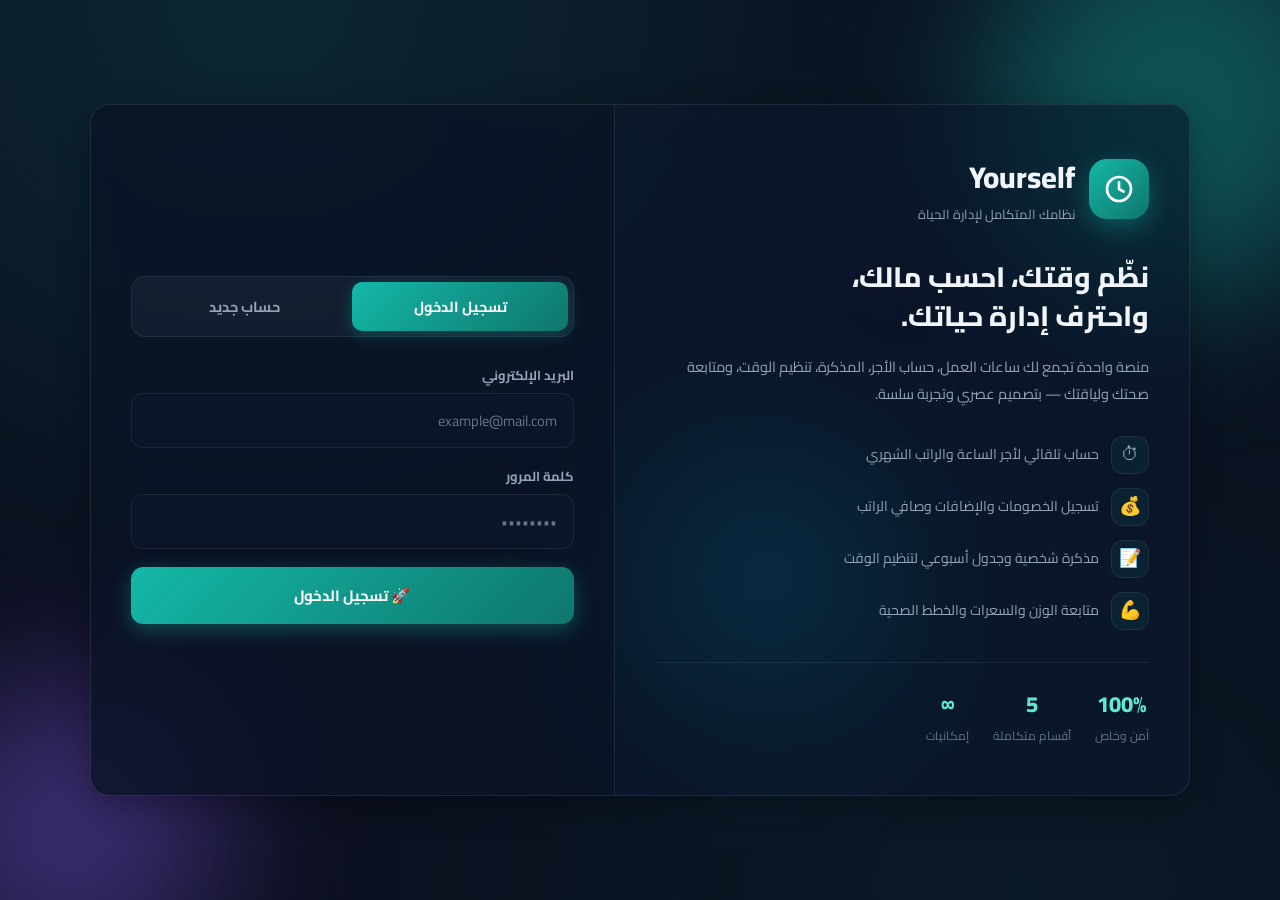
<file: yourself/index.html>
<!DOCTYPE html>
<html lang="ar" dir="rtl">
<head>
<meta charset="UTF-8">
<meta name="viewport" content="width=device-width, initial-scale=1.0">
<title>Yourself | نفسك — نظام إدارة الحياة المتكامل</title>
<link rel="preconnect" href="https://fonts.googleapis.com">
<link rel="preconnect" href="https://fonts.gstatic.com" crossorigin>
<link href="https://fonts.googleapis.com/css2?family=Cairo:wght@300;400;500;600;700;800&display=swap" rel="stylesheet">
<link rel="stylesheet" href="style.css">
</head>
<body>

<!-- ═══════════════ شاشة الدخول / التسجيل ═══════════════ -->
<div id="authScreen" class="auth-screen">
  <div class="auth-bg-orb orb-1"></div>
  <div class="auth-bg-orb orb-2"></div>
  <div class="auth-bg-orb orb-3"></div>

  <div class="auth-container glass-panel">
    <!-- الجانب الترويجي -->
    <div class="auth-info-side">
      <div class="auth-brand">
        <div class="brand-icon-lg">
          <svg viewBox="0 0 24 24" fill="none" stroke="currentColor" stroke-width="2" stroke-linecap="round" stroke-linejoin="round">
            <circle cx="12" cy="12" r="9"/><path d="M12 7v5l3.5 2"/>
          </svg>
        </div>
        <div>
          <h1>Yourself</h1>
          <span>نظامك المتكامل لإدارة الحياة</span>
        </div>
      </div>
      <h2>نظّم وقتك، احسب مالك،<br>واحترف إدارة حياتك.</h2>
      <p>منصة واحدة تجمع لك ساعات العمل، حساب الأجر، المذكرة، تنظيم الوقت، ومتابعة صحتك ولياقتك — بتصميم عصري وتجربة سلسة.</p>
      <ul class="auth-features">
        <li><span class="feat-ico">⏱</span> حساب تلقائي لأجر الساعة والراتب الشهري</li>
        <li><span class="feat-ico">💰</span> تسجيل الخصومات والإضافات وصافي الراتب</li>
        <li><span class="feat-ico">📝</span> مذكرة شخصية وجدول أسبوعي لتنظيم الوقت</li>
        <li><span class="feat-ico">💪</span> متابعة الوزن والسعرات والخطط الصحية</li>
      </ul>
      <div class="auth-stats">
        <div><strong>100%</strong><span>آمن وخاص</span></div>
        <div><strong>5</strong><span>أقسام متكاملة</span></div>
        <div><strong>∞</strong><span>إمكانيات</span></div>
      </div>
    </div>

    <!-- الجانب الفعلي للنماذج -->
    <div class="auth-form-side">
      <div class="auth-tabs">
        <button id="tabLogin" class="tab-btn active" onclick="switchTab('login')">تسجيل الدخول</button>
        <button id="tabRegister" class="tab-btn" onclick="switchTab('register')">حساب جديد</button>
      </div>

      <!-- نموذج الدخول -->
      <form id="loginForm" class="auth-form" onsubmit="handleLogin(event)">
        <div class="form-group">
          <label>البريد الإلكتروني</label>
          <input type="email" id="loginEmail" placeholder="example@mail.com" required autocomplete="email">
        </div>
        <div class="form-group">
          <label>كلمة المرور</label>
          <input type="password" id="loginPassword" placeholder="••••••••" required autocomplete="current-password">
        </div>
        <button type="submit" class="btn-primary btn-block btn-glow">🚀 تسجيل الدخول</button>
      </form>

      <!-- نموذج التسجيل -->
      <form id="registerForm" class="auth-form hidden" onsubmit="handleRegister(event)">
        <div class="form-group">
          <label>الاسم الكامل</label>
          <input type="text" id="regName" placeholder="أحمد محمد" required>
        </div>
        <div class="form-group">
          <label>البريد الإلكتروني</label>
          <input type="email" id="regEmail" placeholder="example@mail.com" required>
        </div>
        <div class="form-group">
          <label>كلمة المرور</label>
          <input type="password" id="regPassword" placeholder="6 أحرف على الأقل" minlength="6" required>
        </div>
        <div class="form-group">
          <label>تأكيد كلمة المرور</label>
          <input type="password" id="regConfirm" placeholder="••••••••" minlength="6" required>
        </div>
        <button type="submit" class="btn-primary btn-block btn-glow">✨ إنشاء الحساب</button>
      </form>
    </div>
  </div>
</div>


<!-- ═══════════════ شاشة الإعداد (Onboarding Wizard) ═══════════════ -->
<div id="onboardingScreen" class="onboarding-screen hidden">
  <div class="onboarding-bg-orb"></div>
  
  <div class="onboarding-container glass-panel">
    <!-- شريط التقدم -->
    <div class="wizard-progress">
      <div class="wizard-progress-bar" id="wizardProgressBar"></div>
      <div class="wizard-steps" id="wizardSteps">
        <!-- يتم توليدها ديناميكياً -->
      </div>
    </div>

    <div class="onboarding-content" id="onboardingContent">
      <!-- المحتوى يتغير حسب الخطوة -->
    </div>

    <div class="onboarding-nav">
      <button class="btn-ghost" id="wizardPrevBtn" onclick="wizardPrev()" style="display:none;">→ السابق</button>
      <div style="flex:1"></div>
      <span class="wizard-step-label" id="wizardStepLabel">خطوة 1 من 5</span>
      <div style="flex:1"></div>
      <button class="btn-primary btn-glow" id="wizardNextBtn" onclick="wizardNext()">التالي ←</button>
    </div>
  </div>
</div>


<!-- ═══════════════ واجهة التطبيق ═══════════════ -->
<div id="appScreen" class="app-screen hidden">
  
  <!-- الشريط الجانبي -->
  <aside class="sidebar glass-panel" id="sidebar">
    <div class="sidebar-brand">
      <div class="brand-icon-sm">
        <svg viewBox="0 0 24 24" fill="none" stroke="currentColor" stroke-width="2" stroke-linecap="round" stroke-linejoin="round">
          <circle cx="12" cy="12" r="9"/><path d="M12 7v5l3.5 2"/>
        </svg>
      </div>
      <div>
        <div class="brand-title">Yourself</div>
        <div class="brand-sub">إدارة حياتك</div>
      </div>
    </div>

    <nav class="sidebar-nav">
      <button class="nav-item active" data-section="dashboard" onclick="showSection('dashboard')">
        <span class="nav-ico">📊</span><span>الرئيسية</span>
      </button>
      <button class="nav-item" data-section="finance" onclick="showSection('finance')">
        <span class="nav-ico">💰</span><span>الحسابات المالية</span>
      </button>
      <button class="nav-item" data-section="notes" onclick="showSection('notes')">
        <span class="nav-ico">📝</span><span>المذكرة</span>
      </button>
      <button class="nav-item" data-section="schedule" onclick="showSection('schedule')">
        <span class="nav-ico">📅</span><span>تنظيم الوقت</span>
      </button>
      <button class="nav-item" data-section="health" onclick="showSection('health')">
        <span class="nav-ico">💪</span><span>الصحة واللياقة</span>
      </button>
      <button class="nav-item" data-section="profile" onclick="showSection('profile')">
        <span class="nav-ico">👤</span><span>الملف الشخصي</span>
      </button>
      
      <div class="nav-sep" id="adminSep" style="display:none;">إدارة النظام</div>
      <button class="nav-item admin-item" data-section="admin" onclick="showSection('admin')" id="adminNavBtn" style="display:none;">
        <span class="nav-ico">⚙️</span><span>لوحة المطورين</span>
      </button>
    </nav>

    <div class="sidebar-footer">
      <div class="user-mini glass-panel-sm">
        <div class="avatar-sm" id="userAvatar">U</div>
        <div class="user-mini-info">
          <div class="user-mini-name" id="userMiniName">مستخدم</div>
          <div class="user-mini-role" id="userMiniRole">عضو</div>
        </div>
      </div>
      <button class="btn-logout" onclick="handleLogout()">
        <span>🚪</span><span>تسجيل الخروج</span>
      </button>
    </div>
  </aside>

  <!-- زر القائمة للجوال -->
  <button class="mobile-menu-btn glass-panel" onclick="toggleSidebar()">☰</button>
  <div class="sidebar-overlay" id="sidebarOverlay" onclick="toggleSidebar()"></div>

  <!-- المحتوى الرئيسي -->
  <main class="main-content">
    <!-- سيتم حقن الأقسام هنا -->
    <div id="appContent"></div>
  </main>
</div>

<!-- Toast -->
<div id="toast" class="toast-container"></div>

<script src="script.js"></script>
</body>
        </html>
</file>
<file: yourself/style.css>
/* ═══════════════════════════════════════════════
   Yourself — Premium Glassmorphism Design
═══════════════════════════════════════════════ */

:root {
  --primary: #14B8A6;
  --primary-dark: #0F766E;
  --primary-light: #5EEAD4;
  --primary-lighter: #99F6E4;
  --primary-soft: rgba(20, 184, 166, 0.08);
  --bg: #0A0F1E;
  --bg-2: #0F172A;
  --bg-3: #1E293B;
  --white: #FFFFFF;
  --text: #F1F5F9;
  --text-muted: #94A3B8;
  --text-dim: #64748B;
  --border: rgba(148, 163, 184, 0.12);
  --border-hover: rgba(20, 184, 166, 0.3);
  --glass: rgba(15, 23, 42, 0.65);
  --glass-light: rgba(30, 41, 59, 0.5);
  --glass-border: rgba(255, 255, 255, 0.08);
  --success: #10B981;
  --danger: #EF4444;
  --warn: #F59E0B;
  --info: #3B82F6;
  --shadow: 0 8px 32px rgba(0, 0, 0, 0.3);
  --shadow-lg: 0 20px 60px rgba(0, 0, 0, 0.4);
  --radius: 20px;
  --radius-sm: 14px;
  --radius-xs: 10px;
  --transition: all 0.3s cubic-bezier(0.4, 0, 0.2, 1);
}

* { margin: 0; padding: 0; box-sizing: border-box; }

html, body {
  font-family: 'Cairo', system-ui, sans-serif;
  background: var(--bg);
  color: var(--text);
  direction: rtl;
  min-height: 100vh;
  line-height: 1.6;
  overflow-x: hidden;
}

body { 
  background: 
    radial-gradient(ellipse at 20% 0%, rgba(20, 184, 166, 0.15) 0%, transparent 50%),
    radial-gradient(ellipse at 80% 100%, rgba(15, 118, 110, 0.1) 0%, transparent 50%),
    var(--bg);
}

.hidden { display: none !important; }

/* Glass Panel */
.glass-panel {
  background: var(--glass);
  backdrop-filter: blur(20px) saturate(1.5);
  -webkit-backdrop-filter: blur(20px) saturate(1.5);
  border: 1px solid var(--glass-border);
  border-radius: var(--radius);
  box-shadow: var(--shadow);
}

.glass-panel-sm {
  background: rgba(30, 41, 59, 0.6);
  backdrop-filter: blur(12px);
  -webkit-backdrop-filter: blur(12px);
  border: 1px solid var(--glass-border);
  border-radius: var(--radius-xs);
}

/* ═══════════════ AUTH SCREEN ═══════════════ */
.auth-screen {
  min-height: 100vh;
  display: flex;
  align-items: center;
  justify-content: center;
  padding: 20px;
  position: relative;
  overflow: hidden;
}

.auth-bg-orb {
  position: absolute;
  border-radius: 50%;
  filter: blur(80px);
  opacity: 0.4;
  pointer-events: none;
}

.orb-1 { width: 400px; height: 400px; background: var(--primary); top: -100px; right: -100px; animation: float1 8s ease-in-out infinite; }
.orb-2 { width: 300px; height: 300px; background: #8B5CF6; bottom: -80px; left: -80px; animation: float2 10s ease-in-out infinite; }
.orb-3 { width: 250px; height: 250px; background: #06B6D4; top: 50%; left: 50%; animation: float3 12s ease-in-out infinite; }

@keyframes float1 { 0%,100% { transform: translate(0,0); } 50% { transform: translate(-30px, 30px); } }
@keyframes float2 { 0%,100% { transform: translate(0,0); } 50% { transform: translate(30px, -20px); } }
@keyframes float3 { 0%,100% { transform: translate(-50%,-50%) scale(1); } 50% { transform: translate(-50%,-50%) scale(1.2); } }

.auth-container {
  display: grid;
  grid-template-columns: 1.1fr 1fr;
  max-width: 1100px;
  width: 100%;
  min-height: 640px;
  overflow: hidden;
  position: relative;
  z-index: 10;
}

.auth-info-side {
  padding: 48px 40px;
  display: flex;
  flex-direction: column;
  justify-content: center;
  border-left: 1px solid var(--glass-border);
}

.auth-brand { display: flex; align-items: center; gap: 14px; margin-bottom: 32px; }

.brand-icon-lg {
  width: 60px; height: 60px;
  background: linear-gradient(135deg, var(--primary), var(--primary-dark));
  border-radius: 18px;
  display: grid; place-items: center;
  box-shadow: 0 8px 24px rgba(20, 184, 166, 0.35);
}
.brand-icon-lg svg { width: 32px; height: 32px; color: white; }

.auth-brand h1 { font-size: 30px; font-weight: 800; color: var(--text); }
.auth-brand span { font-size: 13px; color: var(--text-muted); }

.auth-info-side h2 { font-size: 28px; font-weight: 800; line-height: 1.4; margin-bottom: 16px; color: var(--text); }
.auth-info-side > p { font-size: 14.5px; color: var(--text-muted); line-height: 1.9; margin-bottom: 28px; }

.auth-features { list-style: none; display: flex; flex-direction: column; gap: 14px; margin-bottom: 32px; }
.auth-features li { display: flex; align-items: center; gap: 12px; font-size: 14px; color: var(--text-muted); }
.feat-ico { width: 38px; height: 38px; background: var(--primary-soft); border: 1px solid var(--border); border-radius: 12px; display: grid; place-items: center; font-size: 18px; flex-shrink: 0; }

.auth-stats { display: flex; gap: 24px; padding-top: 24px; border-top: 1px solid var(--border); }
.auth-stats div { text-align: center; }
.auth-stats strong { display: block; font-size: 22px; font-weight: 800; color: var(--primary-light); }
.auth-stats span { font-size: 12px; color: var(--text-dim); }

/* Form Side */
.auth-form-side {
  padding: 48px 40px;
  display: flex;
  flex-direction: column;
  justify-content: center;
  background: rgba(10, 15, 30, 0.4);
}

.auth-tabs {
  display: flex;
  background: rgba(30, 41, 59, 0.5);
  border-radius: 14px;
  padding: 5px;
  margin-bottom: 28px;
  border: 1px solid var(--border);
}

.tab-btn {
  flex: 1; padding: 11px; border: none; background: transparent;
  font-family: inherit; font-size: 14.5px; font-weight: 700;
  color: var(--text-muted); border-radius: 10px; cursor: pointer;
  transition: var(--transition);
}

.tab-btn.active {
  background: linear-gradient(135deg, var(--primary), var(--primary-dark));
  color: white;
  box-shadow: 0 4px 16px rgba(20, 184, 166, 0.3);
}

.auth-form { display: flex; flex-direction: column; gap: 18px; }

.form-group { display: flex; flex-direction: column; gap: 7px; }

.form-group label { font-size: 13px; font-weight: 700; color: var(--text-muted); }

.form-group input,
.form-group select,
.form-group textarea {
  width: 100%; padding: 13px 16px;
  border: 1px solid var(--border);
  border-radius: 12px;
  font-family: inherit; font-size: 14.5px;
  color: var(--text); background: rgba(15, 23, 42, 0.6);
  outline: none; transition: var(--transition);
}

.form-group input:focus,
.form-group select:focus,
.form-group textarea:focus {
  border-color: var(--primary);
  box-shadow: 0 0 0 4px rgba(20, 184, 166, 0.15);
  background: rgba(15, 23, 42, 0.8);
}

.form-group input::placeholder,
.form-group textarea::placeholder { color: var(--text-dim); }

.form-group textarea { resize: vertical; min-height: 90px; line-height: 1.8; }

.btn-primary {
  padding: 14px 22px;
  background: linear-gradient(135deg, var(--primary), var(--primary-dark));
  color: white; border: none; border-radius: 12px;
  font-family: inherit; font-size: 15px; font-weight: 700;
  cursor: pointer; transition: var(--transition);
  box-shadow: 0 6px 20px rgba(20, 184, 166, 0.35);
  position: relative;
  overflow: hidden;
}

.btn-primary:hover {
  transform: translateY(-2px);
  box-shadow: 0 10px 30px rgba(20, 184, 166, 0.5);
}

.btn-primary:active { transform: translateY(0); }

.btn-glow::after {
  content: ''; position: absolute; inset: 0;
  background: linear-gradient(135deg, transparent, rgba(255,255,255,0.2), transparent);
  transform: translateX(-100%); transition: transform 0.6s;
}

.btn-glow:hover::after { transform: translateX(100%); }

.btn-block { width: 100%; }

.btn-ghost {
  padding: 12px 20px;
  background: transparent;
  color: var(--text-muted);
  border: 1px solid var(--border);
  border-radius: 12px;
  font-family: inherit; font-size: 14px; font-weight: 600;
  cursor: pointer; transition: var(--transition);
}

.btn-ghost:hover { border-color: var(--primary); color: var(--primary-light); }

/* ═══════════════ ONBOARDING WIZARD ═══════════════ */
.onboarding-screen {
  min-height: 100vh;
  display: flex;
  align-items: center;
  justify-content: center;
  padding: 20px;
  position: relative;
  overflow: hidden;
}

.onboarding-bg-orb {
  position: absolute;
  width: 500px; height: 500px;
  background: radial-gradient(circle, rgba(20, 184, 166, 0.2), transparent 70%);
  border-radius: 50%;
  top: 50%; left: 50%;
  transform: translate(-50%, -50%);
  pointer-events: none;
  filter: blur(60px);
}

.onboarding-container {
  max-width: 720px;
  width: 100%;
  padding: 40px;
  position: relative;
  z-index: 10;
  animation: slideUp 0.5s ease;
}

@keyframes slideUp {
  from { opacity: 0; transform: translateY(30px); }
  to { opacity: 1; transform: translateY(0); }
}

.wizard-progress { margin-bottom: 36px; position: relative; }

.wizard-progress-bar {
  height: 4px;
  background: rgba(148, 163, 184, 0.15);
  border-radius: 99px;
  position: absolute;
  top: 17px; right: 0; left: 0;
  z-index: 1;
}

.wizard-progress-bar::after {
  content: '';
  position: absolute;
  top: 0; right: 0;
  height: 100%;
  width: var(--progress, 0%);
  background: linear-gradient(90deg, var(--primary), var(--primary-light));
  border-radius: 99px;
  transition: width 0.5s cubic-bezier(0.4, 0, 0.2, 1);
  box-shadow: 0 0 12px rgba(20, 184, 166, 0.5);
}

.wizard-steps {
  display: flex;
  justify-content: space-between;
  position: relative;
  z-index: 2;
}

.wizard-step {
  display: flex;
  flex-direction: column;
  align-items: center;
  gap: 8px;
  flex: 1;
}

.wizard-step-dot {
  width: 38px; height: 38px;
  border-radius: 50%;
  background: var(--bg-3);
  border: 2px solid var(--border);
  display: grid; place-items: center;
  font-size: 14px; font-weight: 800;
  color: var(--text-dim);
  transition: var(--transition);
}

.wizard-step.active .wizard-step-dot {
  background: linear-gradient(135deg, var(--primary), var(--primary-dark));
  border-color: var(--primary-light);
  color: white;
  box-shadow: 0 0 20px rgba(20, 184, 166, 0.5);
  transform: scale(1.1);
}

.wizard-step.done .wizard-step-dot {
  background: var(--primary);
  border-color: var(--primary-light);
  color: white;
}

.wizard-step-label-sm {
  font-size: 11.5px;
  color: var(--text-dim);
  font-weight: 600;
  transition: var(--transition);
}

.wizard-step.active .wizard-step-label-sm { color: var(--primary-light); font-weight: 700; }

.onboarding-content { min-height: 320px; margin-bottom: 30px; }

.onboarding-step-title {
  font-size: 24px;
  font-weight: 800;
  margin-bottom: 8px;
  color: var(--text);
  display: flex;
  align-items: center;
  gap: 12px;
}

.onboarding-step-sub {
  font-size: 14px;
  color: var(--text-muted);
  margin-bottom: 28px;
}

.onboarding-fields {
  display: grid;
  grid-template-columns: repeat(auto-fit, minmax(220px, 1fr));
  gap: 18px;
}

.onboarding-fields.single { grid-template-columns: 1fr; }

.onboarding-nav {
  display: flex;
  align-items: center;
  gap: 12px;
  padding-top: 24px;
  border-top: 1px solid var(--border);
}

.wizard-step-label { font-size: 13px; color: var(--text-dim); font-weight: 600; }

/* ═══════════════ APP SCREEN ═══════════════ */
.app-screen { display: flex; min-height: 100vh; }

.sidebar {
  width: 260px;
  background: rgba(15, 23, 42, 0.8);
  backdrop-filter: blur(20px);
  border-left: 1px solid var(--glass-border);
  display: flex;
  flex-direction: column;
  position: sticky;
  top: 0;
  height: 100vh;
  padding: 22px 16px;
  overflow-y: auto;
  z-index: 100;
  transition: transform 0.3s ease;
  border-radius: 0;
  border-top: none;
  border-bottom: none;
  border-right: none;
}

.sidebar-brand {
  display: flex; align-items: center; gap: 12px;
  padding: 8px 10px 24px;
  border-bottom: 1px solid var(--border);
  margin-bottom: 20px;
}

.brand-icon-sm {
  width: 44px; height: 44px;
  background: linear-gradient(135deg, var(--primary), var(--primary-dark));
  border-radius: 13px;
  display: grid; place-items: center;
  box-shadow: 0 6px 16px rgba(20, 184, 166, 0.35);
}
.brand-icon-sm svg { width: 24px; height: 24px; color: white; }

.brand-title { font-size: 19px; font-weight: 800; }
.brand-sub { font-size: 11px; color: var(--text-dim); }

.sidebar-nav { display: flex; flex-direction: column; gap: 4px; flex: 1; }

.nav-item {
  display: flex; align-items: center; gap: 12px;
  padding: 12px 14px;
  border: none; background: transparent;
  color: var(--text-muted);
  font-family: inherit; font-size: 14px; font-weight: 600;
  border-radius: 12px; cursor: pointer;
  text-align: right; width: 100%;
  transition: var(--transition);
}

.nav-item:hover {
  background: rgba(20, 184, 166, 0.1);
  color: var(--primary-light);
}

.nav-item.active {
  background: linear-gradient(135deg, rgba(20, 184, 166, 0.2), rgba(15, 118, 110, 0.15));
  color: var(--primary-light);
  font-weight: 700;
  border: 1px solid rgba(20, 184, 166, 0.25);
  box-shadow: 0 4px 16px rgba(20, 184, 166, 0.15);
}

.nav-ico { font-size: 18px; width: 24px; text-align: center; }

.nav-sep { font-size: 11px; font-weight: 800; color: var(--text-dim); margin: 16px 12px 8px; letter-spacing: 0.5px; }

.admin-item { background: rgba(239, 68, 68, 0.1) !important; color: #FCA5A5 !important; }
.admin-item:hover, .admin-item.active { background: rgba(239, 68, 68, 0.2) !important; color: #FECACA !important; }

.sidebar-footer { margin-top: auto; padding-top: 16px; border-top: 1px solid var(--border); }

.user-mini { display: flex; align-items: center; gap: 10px; padding: 10px; margin-bottom: 10px; }

.avatar-sm {
  width: 40px; height: 40px; border-radius: 12px;
  background: linear-gradient(135deg, var(--primary), var(--primary-dark));
  color: white; display: grid; place-items: center;
  font-size: 17px; font-weight: 800; flex-shrink: 0;
}

.user-mini-info { min-width: 0; flex: 1; }
.user-mini-name { font-size: 13.5px; font-weight: 700; white-space: nowrap; overflow: hidden; text-overflow: ellipsis; }
.user-mini-role { font-size: 11.5px; color: var(--text-dim); }

.btn-logout {
  width: 100%; padding: 10px;
  background: rgba(239, 68, 68, 0.1);
  color: #FCA5A5; border: 1px solid rgba(239, 68, 68, 0.2);
  border-radius: 10px; font-family: inherit; font-size: 13px; font-weight: 600;
  cursor: pointer; transition: var(--transition);
  display: flex; align-items: center; justify-content: center; gap: 8px;
}

.btn-logout:hover { background: rgba(239, 68, 68, 0.25); color: #FECACA; }

.main-content { flex: 1; padding: 28px 32px 60px; min-width: 0; overflow-x: hidden; }

/* Mobile */
.mobile-menu-btn {
  display: none; position: fixed; top: 16px; right: 16px; z-index: 200;
  width: 48px; height: 48px; border-radius: 14px;
  color: var(--primary-light); font-size: 22px; cursor: pointer;
  place-items: center;
}

.sidebar-overlay { display: none; position: fixed; inset: 0; background: rgba(0,0,0,0.6); z-index: 99; opacity: 0; transition: opacity 0.3s; }
.sidebar-overlay.active { opacity: 1; }

@media (max-width: 900px) {
  .auth-container { grid-template-columns: 1fr; max-width: 460px; min-height: auto; }
  .auth-info-side { display: none; }
  .auth-form-side { padding: 36px 24px; }
  
  .mobile-menu-btn { display: grid; }
  .sidebar { position: fixed; top: 0; right: 0; transform: translateX(100%); box-shadow: -10px 0 40px rgba(0,0,0,0.5); }
  .sidebar.open { transform: translateX(0); }
  .sidebar-overlay.active { display: block; }
  
  .main-content { padding: 70px 16px 40px; }
  .onboarding-container { padding: 28px 20px; }
  .onboarding-fields { grid-template-columns: 1fr; }
  .wizard-step-label-sm { display: none; }
}

@media (max-width: 500px) {
  .auth-stats { flex-direction: column; gap: 12px; text-align: center; }
  .onboarding-step-title { font-size: 20px; }
}

/* ═══════════════ SECTIONS & CARDS ═══════════════ */
.section { display: none; animation: fadeIn 0.35s ease; }
.section.active { display: block; }

@keyframes fadeIn { from { opacity: 0; transform: translateY(12px); } to { opacity: 1; transform: translateY(0); } }

.section-header { display: flex; align-items: flex-start; justify-content: space-between; gap: 20px; flex-wrap: wrap; margin-bottom: 26px; }
.section-header h1 { font-size: 26px; font-weight: 800; color: var(--text); letter-spacing: -0.5px; }
.section-sub { font-size: 14px; color: var(--text-muted); margin-top: 4px; }
.header-badge { padding: 8px 16px; background: var(--primary-soft); color: var(--primary-light); border-radius: 99px; font-size: 13px; font-weight: 700; border: 1px solid rgba(20,184,166,0.2); }

.stats-grid { display: grid; grid-template-columns: repeat(auto-fit, minmax(220px, 1fr)); gap: 16px; margin-bottom: 24px; }

.stat-card {
  background: rgba(30, 41, 59, 0.5);
  backdrop-filter: blur(16px);
  border: 1px solid var(--glass-border);
  border-radius: var(--radius-sm);
  padding: 20px;
  display: flex; align-items: center; gap: 16px;
  transition: var(--transition);
  position: relative; overflow: hidden;
}

.stat-card::before { content: ''; position: absolute; right: 0; top: 0; bottom: 0; width: 4px; background: var(--primary); }
.stat-card.teal::before { background: var(--primary-dark); }
.stat-card.warn::before { background: var(--warn); }
.stat-card.success::before { background: var(--success); }

.stat-card:hover { transform: translateY(-4px); box-shadow: 0 12px 40px rgba(0,0,0,0.3); border-color: rgba(20,184,166,0.2); }

.stat-icon { width: 54px; height: 54px; border-radius: 16px; background: var(--primary-soft); display: grid; place-items: center; font-size: 24px; flex-shrink: 0; }
.stat-card.teal .stat-icon { background: rgba(15,118,110,0.15); }
.stat-card.warn .stat-icon { background: rgba(245,158,11,0.1); }
.stat-card.success .stat-icon { background: rgba(16,185,129,0.1); }

.stat-label { font-size: 13px; color: var(--text-muted); font-weight: 600; margin-bottom: 3px; }
.stat-value { font-size: 22px; font-weight: 800; color: var(--primary-light); letter-spacing: -0.5px; }

.card {
  background: rgba(30, 41, 59, 0.4);
  backdrop-filter: blur(16px);
  border: 1px solid var(--glass-border);
  border-radius: var(--radius);
  padding: 22px;
  transition: var(--transition);
}

.card:hover { border-color: rgba(20,184,166,0.15); }

.card-title { font-size: 16px; font-weight: 800; color: var(--text); margin-bottom: 18px; display: flex; align-items: center; gap: 8px; }

.dashboard-grid { display: grid; grid-template-columns: repeat(auto-fit, minmax(300px, 1fr)); gap: 20px; }

.info-list { display: flex; flex-direction: column; gap: 2px; }
.info-item { display: flex; justify-content: space-between; padding: 11px 0; border-bottom: 1px dashed var(--border); font-size: 14px; }
.info-item:last-child { border-bottom: none; }
.info-item span { color: var(--text-muted); font-weight: 600; }
.info-item strong { color: var(--text); font-weight: 700; }

.recent-list { display: flex; flex-direction: column; gap: 10px; }
.recent-note-item { padding: 12px 14px; background: var(--primary-soft); border-radius: 10px; border-right: 3px solid var(--primary); font-size: 13.5px; }
.recent-task-item { padding: 12px 14px; background: rgba(245,158,11,0.08); border-radius: 10px; border-right: 3px solid var(--warn); font-size: 13.5px; display: flex; align-items: center; justify-content: space-between; }
.task-time-badge { background: var(--warn); color: white; padding: 3px 10px; border-radius: 99px; font-size: 11.5px; font-weight: 700; }

.empty-state { color: var(--text-dim); font-size: 13.5px; text-align: center; padding: 20px; }

/* Finance */
.finance-grid { display: grid; grid-template-columns: 1fr 1.3fr; gap: 20px; }
.finance-result-card { background: linear-gradient(150deg, rgba(15,118,110,0.4), rgba(20,184,166,0.2)); border: 1px solid rgba(20,184,166,0.2); }
.finance-breakdown { background: rgba(15,23,42,0.4); border-radius: 14px; padding: 16px; margin-bottom: 18px; }
.breakdown-row { display: flex; justify-content: space-between; padding: 10px 0; font-size: 14.5px; }
.breakdown-row .positive { color: #6EE7B7; font-weight: 700; }
.breakdown-row .negative { color: #FCA5A5; font-weight: 700; }
.breakdown-divider { height: 1px; background: var(--border); margin: 8px 0; }
.breakdown-row.total { font-size: 20px; font-weight: 800; padding-top: 12px; }
.breakdown-row.total span:last-child { background: var(--primary); color: white; padding: 6px 16px; border-radius: 99px; font-weight: 800; }
.progress-label { font-size: 12.5px; margin-bottom: 8px; color: var(--text-muted); }
.progress-bar { height: 8px; background: rgba(148,163,184,0.15); border-radius: 99px; overflow: hidden; }
.progress-fill { height: 100%; background: linear-gradient(90deg, var(--primary), var(--primary-light)); border-radius: 99px; transition: width 0.5s ease; box-shadow: 0 0 12px rgba(20,184,166,0.5); }
.finance-tips { background: rgba(20,184,166,0.08); border-radius: 12px; padding: 12px 14px; font-size: 12.5px; line-height: 1.8; border-right: 3px solid var(--primary); color: var(--text-muted); margin-top: 16px; }

/* Notes */
.note-input-row { display: flex; gap: 10px; margin-bottom: 20px; }
.note-input-row input { flex: 1; padding: 13px 16px; border: 1px solid var(--border); border-radius: 12px; font-family: inherit; font-size: 14.5px; background: rgba(15,23,42,0.6); color: var(--text); outline: none; transition: var(--transition); }
.note-input-row input:focus { border-color: var(--primary); box-shadow: 0 0 0 4px rgba(20,184,166,0.15); }
.notes-container { display: grid; grid-template-columns: repeat(auto-fill, minmax(260px, 1fr)); gap: 14px; }
.note-card { background: rgba(30,41,59,0.5); border-radius: 14px; padding: 16px; border-right: 4px solid var(--primary); transition: var(--transition); }
.note-card:hover { transform: translateY(-3px); box-shadow: 0 8px 30px rgba(0,0,0,0.3); border-color: rgba(20,184,166,0.3); }
.note-text { font-size: 14px; line-height: 1.8; margin-bottom: 10px; word-break: break-word; }
.note-date { font-size: 11.5px; color: var(--text-dim); display: flex; justify-content: space-between; align-items: center; }
.note-delete { background: transparent; border: none; color: var(--danger); cursor: pointer; font-size: 15px; padding: 2px 6px; border-radius: 6px; transition: var(--transition); }
.note-delete:hover { background: rgba(239,68,68,0.15); }

/* Schedule */
.task-input-row { display: grid; grid-template-columns: 2fr 1fr 1fr auto; gap: 10px; margin-bottom: 20px; }
.task-input-row input, .task-input-row select { padding: 12px 14px; border: 1px solid var(--border); border-radius: 12px; font-family: inherit; font-size: 14px; background: rgba(15,23,42,0.6); color: var(--text); outline: none; transition: var(--transition); }
.task-input-row input:focus, .task-input-row select:focus { border-color: var(--primary); box-shadow: 0 0 0 4px rgba(20,184,166,0.15); }
.schedule-container { display: flex; flex-direction: column; gap: 10px; }
.task-item { display: flex; align-items: center; justify-content: space-between; padding: 14px 18px; background: rgba(30,41,59,0.5); border-radius: 12px; border-right: 4px solid var(--primary); transition: var(--transition); }
.task-item:hover { transform: translateX(-4px); box-shadow: 0 6px 20px rgba(0,0,0,0.2); }
.task-item-info { display: flex; align-items: center; gap: 14px; flex: 1; min-width: 0; }
.task-item-time { background: var(--primary); color: white; padding: 4px 12px; border-radius: 99px; font-size: 12px; font-weight: 700; white-space: nowrap; }
.task-item-day { background: rgba(20,184,166,0.15); color: var(--primary-light); padding: 4px 12px; border-radius: 99px; font-size: 12px; font-weight: 700; white-space: nowrap; }
.task-item-name { font-size: 14.5px; font-weight: 600; overflow: hidden; text-overflow: ellipsis; }
.task-delete { background: transparent; border: none; color: var(--danger); cursor: pointer; font-size: 16px; padding: 4px 8px; border-radius: 8px; transition: var(--transition); }
.task-delete:hover { background: rgba(239,68,68,0.15); }

/* Health */
.health-grid { display: grid; grid-template-columns: 1fr 1.3fr; gap: 20px; margin-bottom: 20px; }
.bmi-display { text-align: center; padding: 20px 0; }
.bmi-value { font-size: 54px; font-weight: 800; color: var(--primary-light); letter-spacing: -2px; line-height: 1; }
.bmi-label { font-size: 15px; color: var(--text-muted); margin-top: 8px; font-weight: 700; }
.bmi-scale { display: grid; grid-template-columns: repeat(4, 1fr); gap: 6px; margin-bottom: 20px; }
.bmi-segment { padding: 12px 6px; border-radius: 10px; text-align: center; font-size: 12px; font-weight: 700; color: white; }
.bmi-segment span { font-size: 10.5px; font-weight: 500; opacity: 0.9; }
.bmi-segment.blue { background: #60A5FA; }
.bmi-segment.green { background: #34D399; }
.bmi-segment.yellow { background: #FBBF24; }
.bmi-segment.red { background: #F87171; }
.bmi-marker-container { position: relative; height: 20px; background: linear-gradient(90deg, #60A5FA, #34D399, #FBBF24, #F87171); border-radius: 99px; margin-top: 12px; }
.bmi-marker { position: absolute; top: -6px; width: 26px; height: 26px; border-radius: 50%; background: white; border: 4px solid var(--primary-dark); transform: translateX(50%); box-shadow: 0 4px 12px rgba(0,0,0,0.4); transition: right 0.5s ease; margin-right: -13px; }
.mt-2 { margin-top: 20px; }

/* Profile */
.profile-grid { display: grid; grid-template-columns: 1fr 2fr; gap: 20px; }
.profile-main-card { display: flex; flex-direction: column; align-items: center; text-align: center; background: linear-gradient(150deg, rgba(15,118,110,0.5), rgba(20,184,166,0.2)); border: 1px solid rgba(20,184,166,0.2); }
.profile-avatar-lg { width: 100px; height: 100px; border-radius: 28px; background: linear-gradient(135deg, var(--primary), var(--primary-dark)); display: grid; place-items: center; font-size: 44px; font-weight: 800; margin-bottom: 18px; box-shadow: 0 10px 30px rgba(20,184,166,0.4); }
.profile-main-info h2 { font-size: 22px; font-weight: 800; margin-bottom: 6px; }
.profile-main-info p { font-size: 13.5px; color: var(--text-muted); margin-bottom: 12px; direction: ltr; }
.role-badge { display: inline-block; padding: 6px 16px; background: rgba(20,184,166,0.15); color: var(--primary-light); border-radius: 99px; font-size: 12.5px; font-weight: 700; border: 1px solid rgba(20,184,166,0.25); }

/* Admin */
.admin-stats .stat-card::before { background: #EF4444; }
.admin-stats .stat-icon { background: rgba(239,68,68,0.1); }
.table-responsive { overflow-x: auto; }
.admin-table { width: 100%; border-collapse: collapse; font-size: 14px; }
.admin-table th { text-align: right; padding: 12px 14px; background: rgba(15,23,42,0.5); font-size: 12.5px; font-weight: 800; color: var(--text-muted); border-bottom: 2px solid var(--border); white-space: nowrap; }
.admin-table td { padding: 14px; border-bottom: 1px solid var(--border); vertical-align: middle; }
.admin-table tbody tr:hover { background: rgba(20,184,166,0.05); }
.role-tag { display: inline-block; padding: 4px 12px; border-radius: 99px; font-size: 11.5px; font-weight: 800; }
.role-tag.admin { background: rgba(239,68,68,0.15); color: #FCA5A5; }
.role-tag.user { background: rgba(148,163,184,0.15); color: var(--text-muted); }
.btn-view { padding: 6px 14px; background: var(--primary); color: white; border: none; border-radius: 8px; font-family: inherit; font-size: 12.5px; font-weight: 700; cursor: pointer; transition: var(--transition); }
.btn-view:hover { background: var(--primary-dark); }
.btn-delete-user { padding: 6px 14px; background: rgba(239,68,68,0.15); color: #FCA5A5; border: 1px solid rgba(239,68,68,0.2); border-radius: 8px; font-family: inherit; font-size: 12.5px; font-weight: 700; cursor: pointer; transition: var(--transition); margin-right: 6px; }
.btn-delete-user:hover { background: rgba(239,68,68,0.25); }
.admin-user-data { background: rgba(15,23,42,0.4); border-radius: 14px; padding: 20px; min-height: 100px; }
.user-data-grid { display: grid; grid-template-columns: repeat(auto-fit, minmax(220px, 1fr)); gap: 14px; }
.user-data-item { background: rgba(30,41,59,0.6); padding: 14px; border-radius: 12px; border-right: 4px solid var(--primary); }
.user-data-item .label { font-size: 12px; color: var(--text-dim); margin-bottom: 4px; font-weight: 700; }
.user-data-item .value { font-size: 14.5px; font-weight: 700; color: var(--text); word-break: break-word; }

/* Toast */
.toast-container { position: fixed; bottom: 24px; left: 24px; display: flex; flex-direction: column; gap: 10px; z-index: 9999; }
.toast { padding: 14px 20px; border-radius: 12px; background: rgba(15,23,42,0.95); backdrop-filter: blur(16px); border: 1px solid var(--glass-border); color: white; font-size: 14px; font-weight: 600; box-shadow: var(--shadow-lg); animation: slideIn 0.3s ease; display: flex; align-items: center; gap: 10px; min-width: 240px; }
.toast.success { border-color: rgba(16,185,129,0.3); background: rgba(16,185,129,0.15); }
.toast.error { border-color: rgba(239,68,68,0.3); background: rgba(239,68,68,0.15); }
.toast.info { border-color: rgba(59,130,246,0.3); background: rgba(59,130,246,0.15); }
@keyframes slideIn { from { transform: translateY(30px); opacity: 0; } to { transform: translateY(0); opacity: 1; } }

@media (max-width: 900px) {
  .finance-grid, .health-grid, .profile-grid { grid-template-columns: 1fr; }
  .task-input-row { grid-template-columns: 1fr; }
  .note-input-row { flex-direction: column; }
  .stat-value { font-size: 19px; }
  .stat-icon { width: 46px; height: 46px; font-size: 20px; }
  .bmi-value { font-size: 42px; }
  .bmi-scale { grid-template-columns: repeat(2, 1fr); }
  .toast-container { left: 16px; right: 16px; bottom: 16px; }
  .toast { min-width: auto; width: 100%; }
   }
</file>
